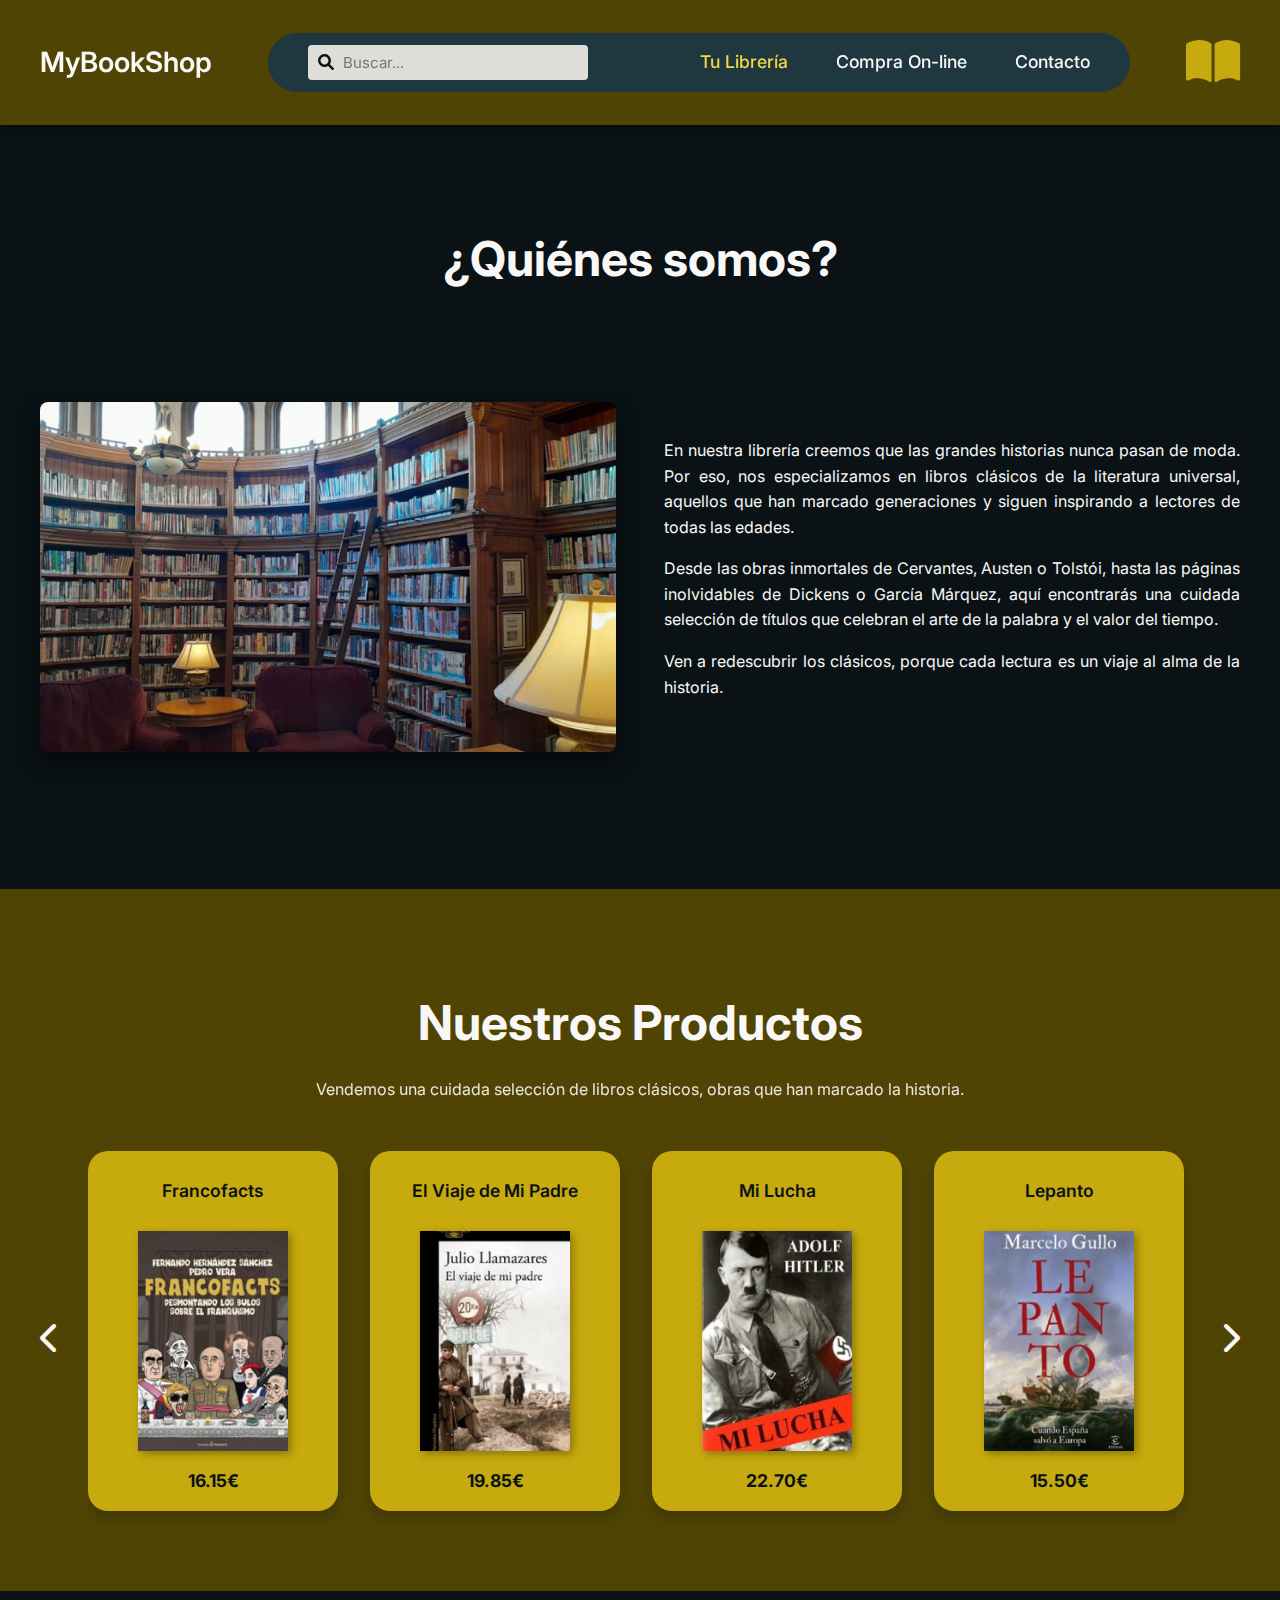
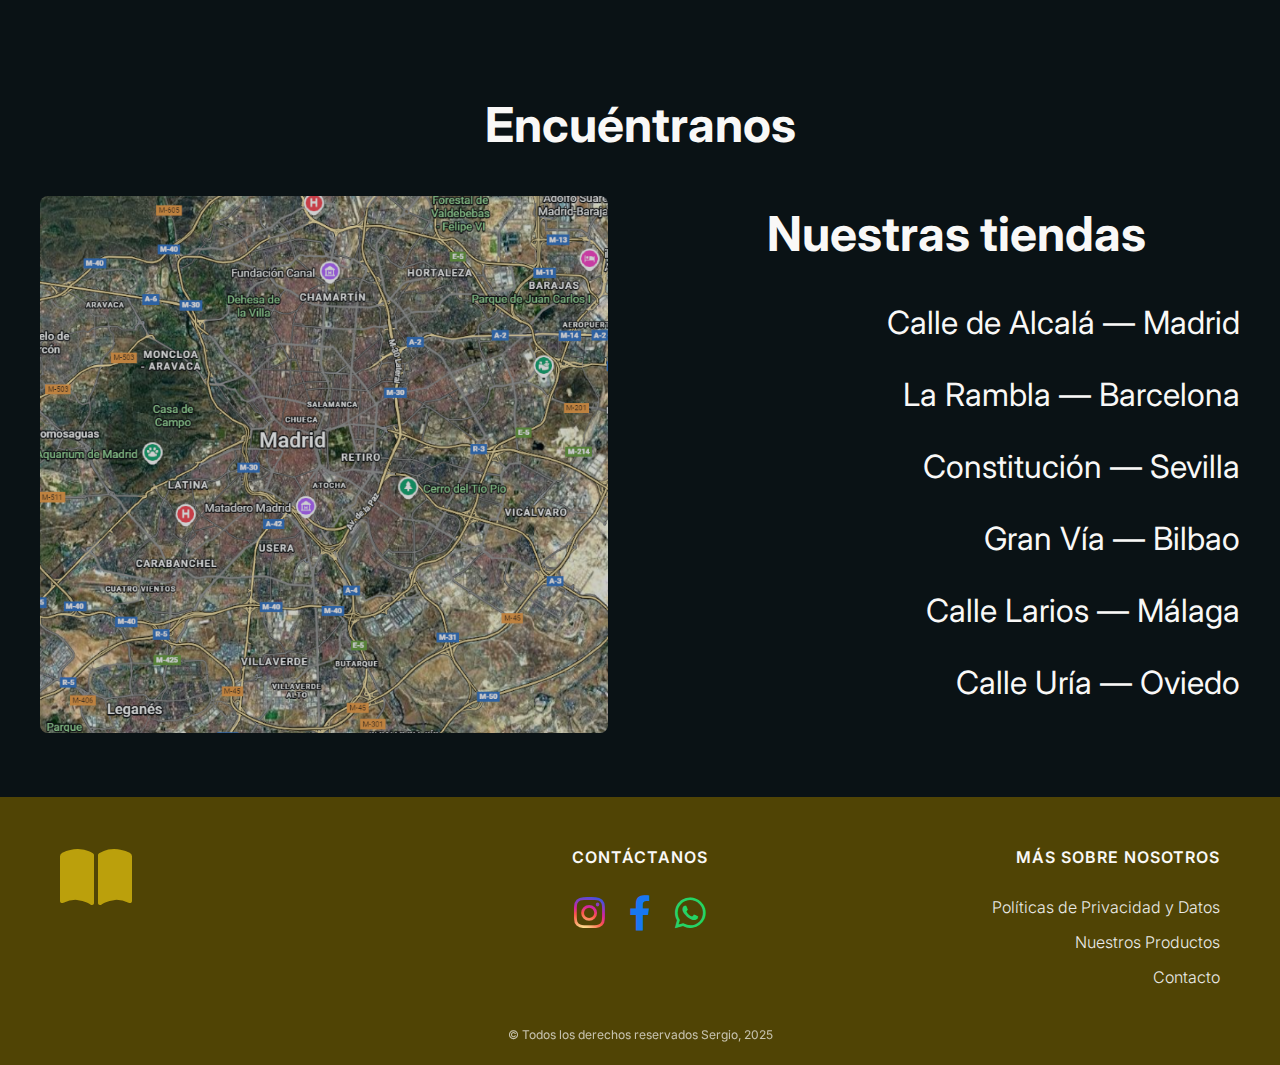
<file: index.html>
<!DOCTYPE html>
<html lang="es">
  <head>
    <meta charset="UTF-8" />
    <meta name="viewport" content="width=device-width, initial-scale=1.0" />
    <title>MyBookShop - Inicio</title>

    <link rel="stylesheet" href="style.css" />

    <link rel="preconnect" href="https://fonts.googleapis.com" />
    <link rel="preconnect" href="https://fonts.gstatic.com" crossorigin />
    <link
      href="https://fonts.googleapis.com/css2?family=Inter:wght@400;500;600;700&family=Roboto:wght@800&display=swap"
      rel="stylesheet"
    />

    <link
      rel="stylesheet"
      href="https://cdnjs.cloudflare.com/ajax/libs/font-awesome/6.0.0/css/all.min.css"
    />
  </head>
  <body>
    <header class="main-header">
      <div class="container header-container">
        <div class="logo">
          <h1><a href="index.html">MyBookShop</a><h1>
        </div>

        <nav class="main-nav">
          <form action="#" class="search-form">
            <i class="fa-solid fa-magnifying-glass"></i>
            <input type="text" placeholder="Buscar..." name="search" />
          </form>

          <ul class="nav-links">
            <li><a href="index.html" class="active">Tu Librería</a></li>
            <li><a href="tienda.html">Compra On-line</a></li>
            <li><a href="#">Contacto</a></li>
          </ul>
        </nav>

        <div class="header-icon">
          <i class="fa-solid fa-book-open"></i>
        </div>
      </div>
    </header>

    <main>
      <section class="section-about">
        <div class="container">
          <h2 class="section-title">¿Quiénes somos?</h2>

          <div class="about-content">
            <article class="about-image">
              <img src="public/1.png" alt="Librería interior" />
            </article>

            <article class="about-text">
              <p>
                En nuestra librería creemos que las grandes historias nunca
                pasan de moda. Por eso, nos especializamos en libros clásicos de
                la literatura universal, aquellos que han marcado generaciones y
                siguen inspirando a lectores de todas las edades.
              </p>
              <p>
                Desde las obras inmortales de Cervantes, Austen o Tolstói, hasta
                las páginas inolvidables de Dickens o García Márquez, aquí
                encontrarás una cuidada selección de títulos que celebran el
                arte de la palabra y el valor del tiempo.
              </p>
              <p>
                Ven a redescubrir los clásicos, porque cada lectura es un viaje
                al alma de la historia.
              </p>
            </article>
          </div>
        </div>
      </section>

      <section class="section-products">
        <div class="container">
          <h2 class="section-title">Nuestros Productos</h2>
          <p class="section-subtitle">
            Vendemos una cuidada selección de libros clásicos, obras que han
            marcado la historia.
          </p>

          <div class="products-carousel-wrapper">
            <button class="scroll-btn left" id="scrollLeft">
              <i class="fa-solid fa-chevron-left"></i>
            </button>

            <div class="products-grid" id="productsContainer">
              <article class="product-card-index">
                <div class="card-top">
                  <h3>Francofacts</h3>
                </div>
                <div class="card-center">
                  <img src="public/6.png" alt="Francofacts" />
                </div>
                <div class="card-bottom">
                  <p class="price">16.15€</p>
                </div>
              </article>

              <article class="product-card-index">
                <div class="card-top">
                  <h3>El Viaje de Mi Padre</h3>
                </div>
                <div class="card-center">
                  <img src="public/4.png" alt="El Viaje" />
                </div>
                <div class="card-bottom">
                  <p class="price">19.85€</p>
                </div>
              </article>

              <article class="product-card-index">
                <div class="card-top">
                  <h3>Mi Lucha</h3>
                </div>
                <div class="card-center">
                  <img src="public/3.png" alt="Mi Lucha" />
                </div>
                <div class="card-bottom">
                  <p class="price">22.70€</p>
                </div>
              </article>

              <article class="product-card-index">
                <div class="card-top">
                  <h3>Lepanto</h3>
                </div>
                <div class="card-center">
                  <img src="public/5.png" alt="Lepanto" />
                </div>
                <div class="card-bottom">
                  <p class="price">15.50€</p>
                </div>
              </article>
              <article class="product-card-index">
                <div class="card-top">
                  <h3>Verdugos del 36</h3>
                </div>
                <div class="card-center">
                  <img src="public/9.png" alt="Verdugos del 36" />
                </div>
                <div class="card-bottom">
                  <p class="price">16.50€</p>
                </div>
              </article>
            </div>

            <button class="scroll-btn right" id="scrollRight">
              <i class="fa-solid fa-chevron-right"></i>
            </button>
          </div>
        </div>
      </section>

      <section class="section-location">
        <div class="container">
          <h2 class="section-title">Encuéntranos</h2>

          <div class="location-content">
            <article class="location-map">
              <img src="public/2.png" alt="Mapa" />
            </article>

            <article class="location-list">
              <h2>Nuestras tiendas</h2>
              <ul>
                <li><a href="https://www.google.com/maps/place/C.+Alcalá,+Madrid/@40.4202097,-3.6904367,17z/data=!3m1!4b1!4m6!3m5!1s0xd422f3f48cbf6a7:0xb7b3542e98264faf!8m2!3d40.4202097!4d-3.6878564!16s%2Fm%2F0568cp_?entry=ttu&g_ep=EgoyMDI2MDEwNi4wIKXMDSoASAFQAw%3D%3D">Calle de Alcalá — Madrid</a></li>
                <li><a href="https://www.google.com/maps/place/La+Rambla,+Barcelona/@41.3856087,2.1672363,17z/data=!3m1!4b1!4m6!3m5!1s0x12a4a258081714c9:0x24bef7ac8842bdc4!8m2!3d41.3856087!4d2.1698166!16zL20vMDNxODRr?entry=ttu&g_ep=EgoyMDI2MDEwNi4wIKXMDSoASAFQAw%3D%3D">La Rambla — Barcelona</a></li>
                <li><a href="https://www.google.com/maps/place/Av.+de+la+Constitución,+Casco+Antiguo,+Sevilla/@37.3853638,-5.9965748,17z/data=!3m1!4b1!4m6!3m5!1s0xd126c17566c287d:0xaaa3e2da037bcd7c!8m2!3d37.3853638!4d-5.9939945!16s%2Fg%2F120nf5yz?entry=ttu&g_ep=EgoyMDI2MDEwNi4wIKXMDSoASAFQAw%3D%3D">Constitución — Sevilla</a></li>
                <li><a href="https://www.google.com/maps/place/Diego+Lopez+Haroko+Kale+Nagusia,+Abando,+Bilbao,+Bizkaia/@43.2632828,-2.9387943,17z/data=!3m1!4b1!4m6!3m5!1s0xd4e4fd823d06835:0x7d9e9c929b6fe09c!8m2!3d43.2632828!4d-2.936214!16s%2Fm%2F04cy3z6?entry=ttu&g_ep=EgoyMDI2MDEwNi4wIKXMDSoASAFQAw%3D%3D">Gran Vía — Bilbao</a></li>
                <li><a href="https://www.google.com/maps/place/C.+Marqués+de+Larios,+Distrito+Centro,+Málaga/@36.7194687,-4.4241553,17z/data=!3m1!4b1!4m6!3m5!1s0xd72f795b1a4f35f:0xf3d44789b8b0e006!8m2!3d36.7194687!4d-4.421575!16s%2Fg%2F1239_749?entry=ttu&g_ep=EgoyMDI2MDEwNi4wIKXMDSoASAFQAw%3D%3D">Calle Larios — Málaga</a></li>
                <li><a href="https://www.google.com/maps/place/C.+Uría,+Oviedo,+Asturias/@43.3640393,-5.8539181,17z/data=!3m1!4b1!4m6!3m5!1s0xd368cfb5f60c34f:0x67d5209cc81633c9!8m2!3d43.3640393!4d-5.8513378!16s%2Fg%2F122r2pky?entry=ttu&g_ep=EgoyMDI2MDEwNi4wIKXMDSoASAFQAw%3D%3D">Calle Uría — Oviedo</a></li>
              </ul>
            </article>
          </div>
        </div>
      </section>
    </main>

    <footer class="main-footer">
      <div class="container footer-grid">
        <div class="footer-col col-logo">
          <i class="fa-solid fa-book-open footer-icon-large"></i>
        </div>

        <div class="footer-col col-contact">
          <h4>CONTÁCTANOS</h4>
          <div class="social-icons">
            <a href="#"><i class="fa-brands fa-instagram"></i></a>
            <a href="#"><i class="fa-brands fa-facebook-f"></i></a>
            <a href="#"><i class="fa-brands fa-whatsapp"></i></a>
          </div>
        </div>

        <div class="footer-col col-legal">
          <h4>MÁS SOBRE NOSOTROS</h4>
          <ul>
            <li><a href="#">Políticas de Privacidad y Datos</a></li>
            <li><a href="#">Nuestros Productos</a></li>
            <li><a href="#">Contacto</a></li>
          </ul>
          <p class="copyright">© Todos los derechos reservados Sergio, 2025</p>
        </div>
      </div>
    </footer>

    <script>
      const container = document.getElementById("productsContainer");
      const btnLeft = document.getElementById("scrollLeft");
      const btnRight = document.getElementById("scrollRight");

      if (container && btnLeft && btnRight) {
        btnRight.addEventListener("click", () => {
          container.scrollBy({ left: 300, behavior: "smooth" });
        });
        btnLeft.addEventListener("click", () => {
          container.scrollBy({ left: -300, behavior: "smooth" });
        });
      }
    </script>
  </body>
</html>
</file>
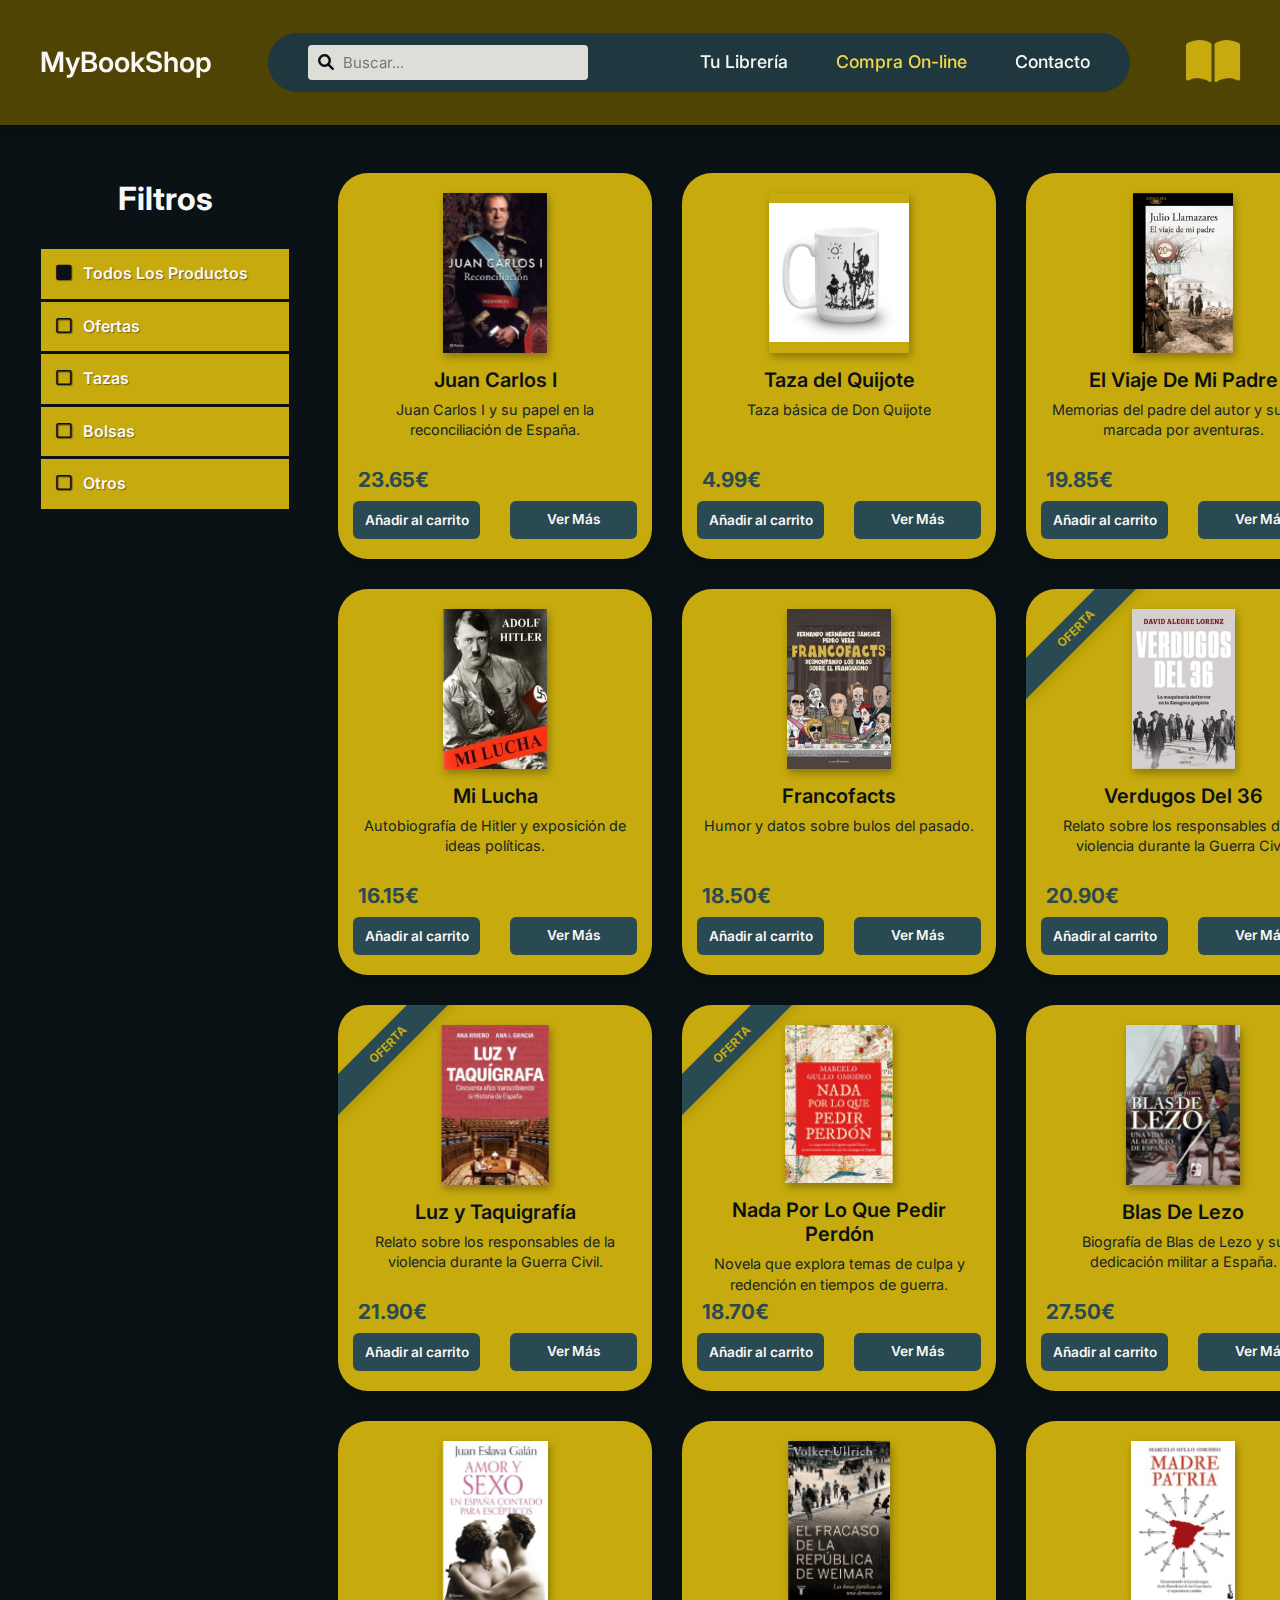
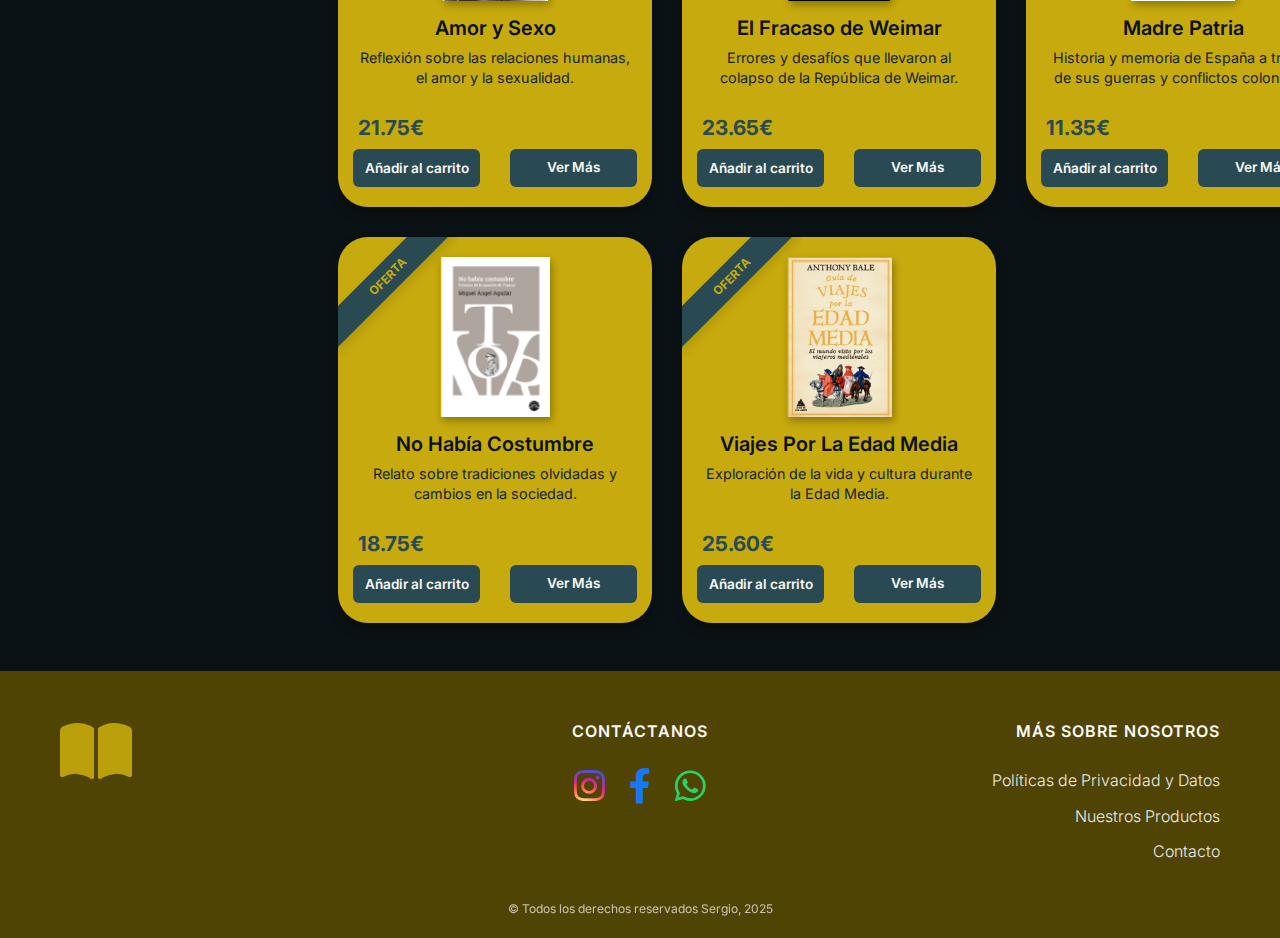
<file: tienda.html>
<!DOCTYPE html>
<html lang="es">
  <head>
    <meta charset="UTF-8" />
    <meta name="viewport" content="width=device-width, initial-scale=1.0" />
    <title>Tienda - MyBookShop</title>

    <link rel="stylesheet" href="style.css" />

    <link rel="preconnect" href="https://fonts.googleapis.com" />
    <link rel="preconnect" href="https://fonts.gstatic.com" crossorigin />
    <link
      href="https://fonts.googleapis.com/css2?family=Inter:wght@400;500;600;700&family=Roboto:wght@800&display=swap"
      rel="stylesheet"
    />

    <link
      rel="stylesheet"
      href="https://cdnjs.cloudflare.com/ajax/libs/font-awesome/6.0.0/css/all.min.css"
    />
  </head>
  <body>
    <header class="main-header">
      <div class="container header-container">
        <div class="logo">
          <h1><a href="index.html">MyBookShop</a></h1>
        </div>

        <nav class="main-nav">
          <form action="#" class="search-form">
            <i class="fa-solid fa-magnifying-glass"></i>
            <input type="text" placeholder="Buscar..." name="search" />
          </form>

          <ul class="nav-links">
            <li><a href="index.html">Tu Librería</a></li>
            <li><a href="tienda.html" class="active">Compra On-line</a></li>
            <li><a href="#">Contacto</a></li>
          </ul>
        </nav>

        <div class="header-icon">
          <i class="fa-solid fa-book-open"></i>
        </div>
      </div>
    </header>

    <main class="shop-section">
      <div class="container shop-layout">
        <aside class="filters-sidebar">
          <h2 class="filters-title">Filtros</h2>
          <ul class="filter-list">
            <a href="tienda.html">
              <li class="filter-item active">
                <span class="checkbox"><i class="fa-solid fa-square"></i></span>
                <span class="filter-text">Todos Los Productos</span>
              </li>
            </a>
            <a href="tiendaFiltro.html">
              <li class="filter-item">
                <span class="checkbox"><i class="fa-regular fa-square"></i></span>
                <span class="filter-text">Ofertas</span>
              </li>
            </a>
            <li class="filter-item">
              <span class="checkbox"><i class="fa-regular fa-square"></i></span>
              <span class="filter-text">Tazas</span>
            </li>
            <li class="filter-item">
              <span class="checkbox"><i class="fa-regular fa-square"></i></span>
              <span class="filter-text">Bolsas</span>
            </li>
            <li class="filter-item">
              <span class="checkbox"><i class="fa-regular fa-square"></i></span>
              <span class="filter-text">Otros</span>
            </li>
          </ul>
        </aside>

        <section class="products-grid-shop">
          <article class="shop-card">
            <div class="card-image-wrapper">
              <img src="public/7.png" alt="Libro Juan Carlos I" />
            </div>
            <div class="card-content-top">
              <h3>Juan Carlos I</h3>
              <p class="desc">
                Juan Carlos I y su papel en la reconciliación de España.
              </p>
            </div>
            <div class="card-content-bottom">
              <p class="price">23.65€</p>
              <div class="card-buttons">
                <button class="btn-shop add">Añadir al carrito</button>
                <a
                  href="vista.html"
                  class="btn-shop view"
                  style="
                    display: flex;
                    justify-content: center;
                    align-items: center;
                    text-decoration: none;
                  "
                  >Ver Más</a
                >
              </div>
            </div>
          </article>

          <article class="shop-card">
            <div class="card-image-wrapper">
              <img src="public/8.png" alt="Taza Quijote" />
            </div>
            <div class="card-content-top">
              <h3>Taza del Quijote</h3>
              <p class="desc">Taza básica de Don Quijote</p>
            </div>
            <div class="card-content-bottom">
              <p class="price">4.99€</p>
              <div class="card-buttons">
                <button class="btn-shop add">Añadir al carrito</button>
                <a
                  href="vista.html"
                  class="btn-shop view"
                  style="
                    display: flex;
                    justify-content: center;
                    align-items: center;
                    text-decoration: none;
                  "
                  >Ver Más</a
                >
              </div>
            </div>
          </article>

          <article class="shop-card">
            <div class="card-image-wrapper">
              <img src="public/4.png" alt="El Viaje De Mi Padre" />
            </div>
            <div class="card-content-top">
              <h3>El Viaje De Mi Padre</h3>
              <p class="desc">
                Memorias del padre del autor y su vida marcada por aventuras.
              </p>
            </div>
            <div class="card-content-bottom">
              <p class="price">19.85€</p>
              <div class="card-buttons">
                <button class="btn-shop add">Añadir al carrito</button>
                <a
                  href="vista.html"
                  class="btn-shop view"
                  style="
                    display: flex;
                    justify-content: center;
                    align-items: center;
                    text-decoration: none;
                  "
                  >Ver Más</a
                >
              </div>
            </div>
          </article>

          <article class="shop-card">
            <div class="card-image-wrapper">
              <img src="public/3.png" alt="Portada Libro Histórico" />
            </div>
            <div class="card-content-top">
              <h3>Mi Lucha</h3>
              <p class="desc">
                Autobiografía de Hitler y exposición de ideas políticas.
              </p>
            </div>
            <div class="card-content-bottom">
              <p class="price">16.15€</p>
              <div class="card-buttons">
                <button class="btn-shop add">Añadir al carrito</button>
                <a
                  href="vista.html"
                  class="btn-shop view"
                  style="
                    display: flex;
                    justify-content: center;
                    align-items: center;
                    text-decoration: none;
                  "
                  >Ver Más</a
                >
              </div>
            </div>
          </article>

          <article class="shop-card">
            <div class="card-image-wrapper">
              <img src="public/6.png" alt="Libro Francofacts" />
            </div>
            <div class="card-content-top">
              <h3>Francofacts</h3>
              <p class="desc">Humor y datos sobre bulos del pasado.</p>
            </div>
            <div class="card-content-bottom">
              <p class="price">18.50€</p>
              <div class="card-buttons">
                <button class="btn-shop add">Añadir al carrito</button>
                <a
                  href="vista.html"
                  class="btn-shop view"
                  style="
                    display: flex;
                    justify-content: center;
                    align-items: center;
                    text-decoration: none;
                  "
                  >Ver Más</a
                >
              </div>
            </div>
          </article>

          <article class="shop-card ribbon-container">
            <div class="ribbon"><span>Oferta</span></div>
            <div class="card-image-wrapper">
              <img src="public/9.png" alt="Libro Verdugos" />
            </div>
            <div class="card-content-top">
              <h3>Verdugos Del 36</h3>
              <p class="desc">
                Relato sobre los responsables de la violencia durante la Guerra
                Civil.
              </p>
            </div>
            <div class="card-content-bottom">
              <p class="price">20.90€</p>
              <div class="card-buttons">
                <button class="btn-shop add">Añadir al carrito</button>
                <a
                  href="vista.html"
                  class="btn-shop view"
                  style="
                    display: flex;
                    justify-content: center;
                    align-items: center;
                    text-decoration: none;
                  "
                  >Ver Más</a
                >
              </div>
            </div>
          </article>

          <article class="shop-card ribbon-container">
            <div class="ribbon"><span>Oferta</span></div>
            <div class="card-image-wrapper">
              <img src="public/10.png" alt="Libro Luz y Taquigrafía" />
            </div>
            <div class="card-content-top">
              <h3>Luz y Taquigrafía</h3>
              <p class="desc">
                Relato sobre los responsables de la violencia durante la Guerra
                Civil.
              </p>
            </div>
            <div class="card-content-bottom">
              <p class="price">21.90€</p>
              <div class="card-buttons">
                <button class="btn-shop add">Añadir al carrito</button>
                <a
                  href="vista.html"
                  class="btn-shop view"
                  style="
                    display: flex;
                    justify-content: center;
                    align-items: center;
                    text-decoration: none;
                  "
                  >Ver Más</a
                >
              </div>
            </div>
          </article>

          <article class="shop-card ribbon-container">
            <div class="ribbon"><span>Oferta</span></div>
            <div class="card-image-wrapper">
              <img src="public/17.png" alt="Libro Nada Por Lo Que Pedir Perdon" />
            </div>
            <div class="card-content-top">
              <h3>Nada Por Lo Que Pedir Perdón</h3>
              <p class="desc">
                Novela que explora temas de culpa y redención en tiempos de guerra.
              </p>
            </div>
            <div class="card-content-bottom">
              <p class="price">18.70€</p>
              <div class="card-buttons">
                <button class="btn-shop add">Añadir al carrito</button>
                <a
                  href="vista.html"
                  class="btn-shop view"
                  style="
                    display: flex;
                    justify-content: center;
                    align-items: center;
                    text-decoration: none;
                  "
                  >Ver Más</a
                >
              </div>
            </div>
          </article>

          <article class="shop-card">
            <div class="card-image-wrapper">
              <img src="public/18.png" alt="Libro Blas De Lezo" />
            </div>
            <div class="card-content-top">
              <h3>Blas De Lezo</h3>
              <p class="desc">
                Biografía de Blas de Lezo y su dedicación militar a España.
              </p>
            </div>
            <div class="card-content-bottom">
              <p class="price">27.50€</p>
              <div class="card-buttons">
                <button class="btn-shop add">Añadir al carrito</button>
                <a
                  href="vista.html"
                  class="btn-shop view"
                  style="
                    display: flex;
                    justify-content: center;
                    align-items: center;
                    text-decoration: none;
                  "
                  >Ver Más</a
                >
              </div>
            </div>
          </article>

          <article class="shop-card">
            <div class="card-image-wrapper">
              <img src="public/19.png" alt="Libro Amor y Sexo" />
            </div>
            <div class="card-content-top">
              <h3>Amor y Sexo</h3>
              <p class="desc">
                Reflexión sobre las relaciones humanas, el amor y la sexualidad.
              </p>
            </div>
            <div class="card-content-bottom">
              <p class="price">21.75€</p>
              <div class="card-buttons">
                <button class="btn-shop add">Añadir al carrito</button>
                <a
                  href="vista.html"
                  class="btn-shop view"
                  style="
                    display: flex;
                    justify-content: center;
                    align-items: center;
                    text-decoration: none;
                  "
                  >Ver Más</a
                >
              </div>
            </div>
          </article>

          <article class="shop-card">
            <div class="card-image-wrapper">
              <img src="public/20.png" alt="Libro El Fracaso de Weimar" />
            </div>
            <div class="card-content-top">
              <h3>El Fracaso de Weimar</h3>
              <p class="desc">
                Errores y desafíos que llevaron al colapso de la República de Weimar.
              </p>
            </div>
            <div class="card-content-bottom">
              <p class="price">23.65€</p>
              <div class="card-buttons">
                <button class="btn-shop add">Añadir al carrito</button>
                <a
                  href="vista.html"
                  class="btn-shop view"
                  style="
                    display: flex;
                    justify-content: center;
                    align-items: center;
                    text-decoration: none;
                  "
                  >Ver Más</a
                >
              </div>
            </div>
          </article>

          <article class="shop-card">
            <div class="card-image-wrapper">
              <img src="public/21.png" alt="Libro Madre Patria" />
            </div>
            <div class="card-content-top">
              <h3>Madre Patria</h3>
              <p class="desc">
                Historia y memoria de España a través de sus guerras y conflictos coloniales.
              </p>
            </div>
            <div class="card-content-bottom">
              <p class="price">11.35€</p>
              <div class="card-buttons">
                <button class="btn-shop add">Añadir al carrito</button>
                <a
                  href="vista.html"
                  class="btn-shop view"
                  style="
                    display: flex;
                    justify-content: center;
                    align-items: center;
                    text-decoration: none;
                  "
                  >Ver Más</a
                >
              </div>
            </div>
          </article>

          <article class="shop-card ribbon-container">
            <div class="ribbon"><span>Oferta</span></div>
            <div class="card-image-wrapper">
              <img src="public/22.png" alt="Libro No Había Costumbre" />
            </div>
            <div class="card-content-top">
              <h3>No Había Costumbre</h3>
              <p class="desc">
                Relato sobre tradiciones olvidadas y cambios en la sociedad.
              </p>
            </div>
            <div class="card-content-bottom">
              <p class="price">18.75€</p>
              <div class="card-buttons">
                <button class="btn-shop add">Añadir al carrito</button>
                <a
                  href="vista.html"
                  class="btn-shop view"
                  style="
                    display: flex;
                    justify-content: center;
                    align-items: center;
                    text-decoration: none;
                  "
                  >Ver Más</a
                >
              </div>
            </div>
          </article>

          <article class="shop-card ribbon-container">
            <div class="ribbon"><span>Oferta</span></div>
            <div class="card-image-wrapper">
              <img src="public/23.png" alt="Libro Viajes Por La Edad Media" />
            </div>
            <div class="card-content-top">
              <h3>Viajes Por La Edad Media</h3>
              <p class="desc">
                Exploración de la vida y cultura durante la Edad Media.
              </p>
            </div>
            <div class="card-content-bottom">
              <p class="price">25.60€</p>
              <div class="card-buttons">
                <button class="btn-shop add">Añadir al carrito</button>
                <a
                  href="vista.html"
                  class="btn-shop view"
                  style="
                    display: flex;
                    justify-content: center;
                    align-items: center;
                    text-decoration: none;
                  "
                  >Ver Más</a
                >
              </div>
            </div>
          </article>

        </section>
      </div>
    </main>

    <footer class="main-footer">
      <div class="container footer-grid">
        <div class="footer-col col-logo">
          <i class="fa-solid fa-book-open footer-icon-large"></i>
        </div>

        <div class="footer-col col-contact">
          <h4>CONTÁCTANOS</h4>
          <div class="social-icons">
            <a href="#"><i class="fa-brands fa-instagram"></i></a>
            <a href="#"><i class="fa-brands fa-facebook-f"></i></a>
            <a href="#"><i class="fa-brands fa-whatsapp"></i></a>
          </div>
        </div>

        <div class="footer-col col-legal">
          <h4>MÁS SOBRE NOSOTROS</h4>
          <ul>
            <li><a href="#">Políticas de Privacidad y Datos</a></li>
            <li><a href="#">Nuestros Productos</a></li>
            <li><a href="#">Contacto</a></li>
          </ul>
          <p class="copyright">© Todos los derechos reservados Sergio, 2025</p>
        </div>
      </div>
    </footer>
  </body>
</html>
</file>
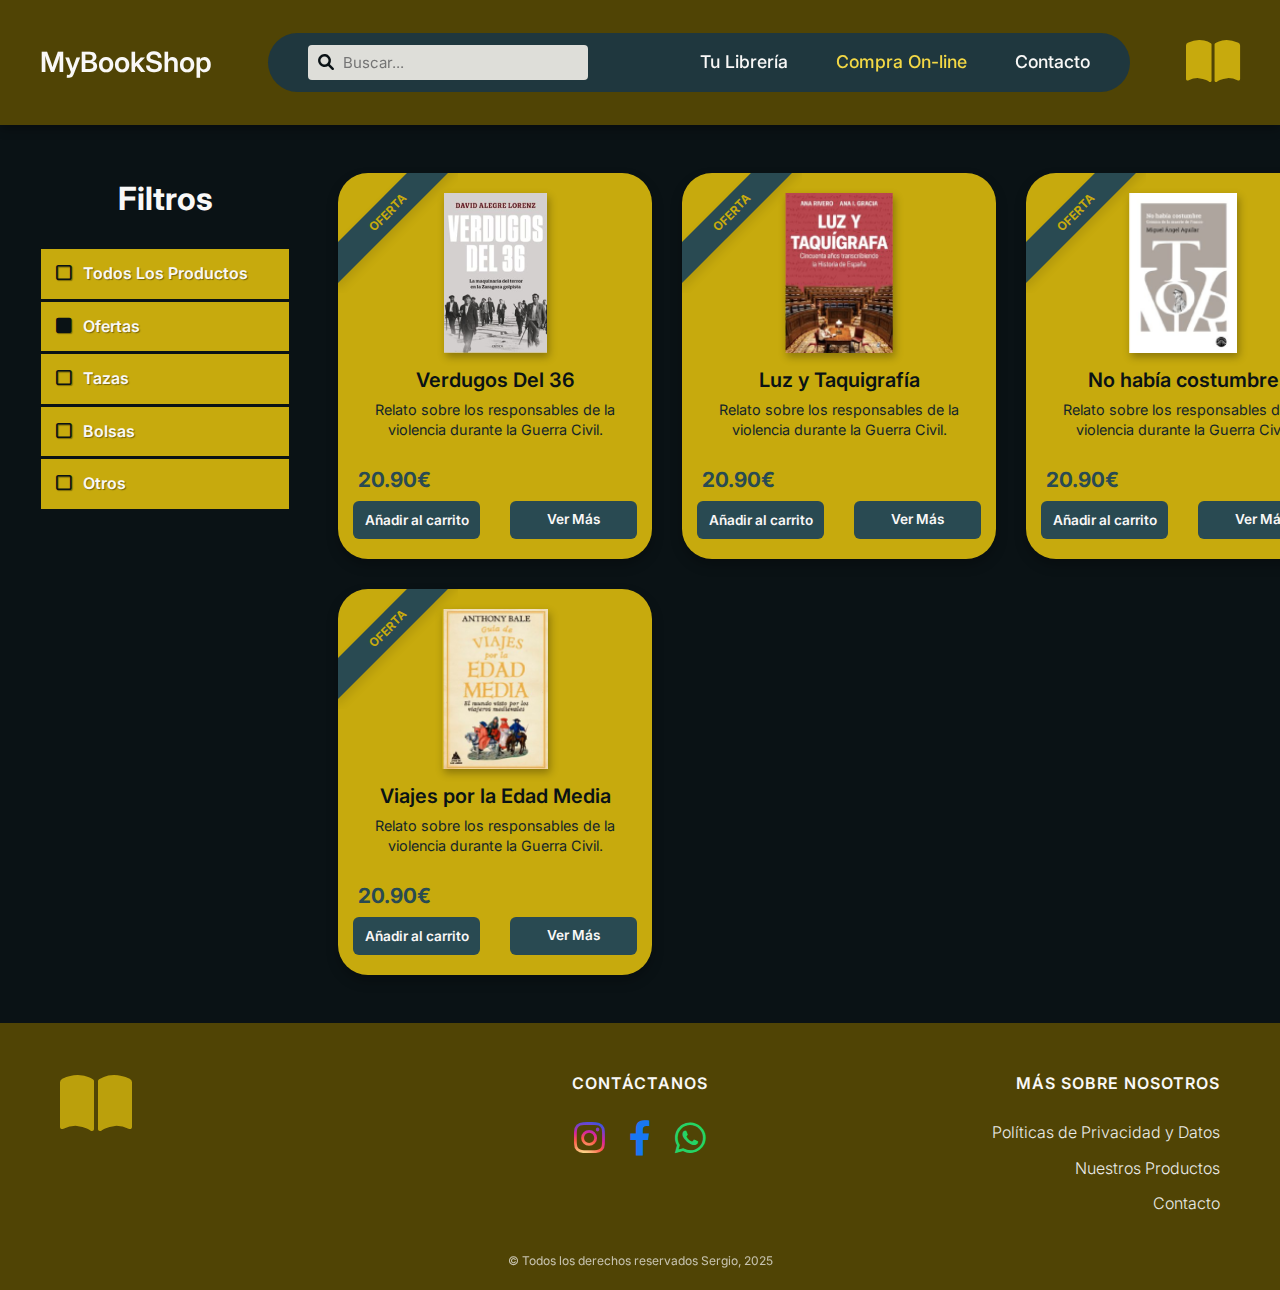
<file: tiendaFiltro.html>
<!DOCTYPE html>
<html lang="es">
  <head>
    <meta charset="UTF-8" />
    <meta name="viewport" content="width=device-width, initial-scale=1.0" />
    <title>Tienda - MyBookShop</title>

    <link rel="stylesheet" href="style.css" />

    <link rel="preconnect" href="https://fonts.googleapis.com" />
    <link rel="preconnect" href="https://fonts.gstatic.com" crossorigin />
    <link
      href="https://fonts.googleapis.com/css2?family=Inter:wght@400;500;600;700&family=Roboto:wght@800&display=swap"
      rel="stylesheet"
    />

    <link
      rel="stylesheet"
      href="https://cdnjs.cloudflare.com/ajax/libs/font-awesome/6.0.0/css/all.min.css"
    />
  </head>
  <body>
    <header class="main-header">
      <div class="container header-container">
        <div class="logo">
          <h1><a href="index.html">MyBookShop</a><h1>
        </div>

        <nav class="main-nav">
          <form action="#" class="search-form">
            <i class="fa-solid fa-magnifying-glass"></i>
            <input type="text" placeholder="Buscar..." name="search" />
          </form>

          <ul class="nav-links">
            <li><a href="index.html">Tu Librería</a></li>
            <li><a href="tienda.html" class="active">Compra On-line</a></li>
            <li><a href="#">Contacto</a></li>
          </ul>
        </nav>

        <div class="header-icon">
          <i class="fa-solid fa-book-open"></i>
        </div>
      </div>
    </header>

    <main class="shop-section">
      <div class="container shop-layout">
        <aside class="filters-sidebar">
          <h2 class="filters-title">Filtros</h2>
          <ul class="filter-list">
            <a href="tienda.html">
              <li class="filter-item active">
                <span class="checkbox"><i class="fa-regular fa-square"></i></span>
                <span class="filter-text">Todos Los Productos</span>
              </li>
            </a>
            <a href="tiendaFiltro.html">
              <li class="filter-item">
                <span class="checkbox"
                  ><i class="fa-solid fa-square"></i
                ></span>
                <span class="filter-text">Ofertas</span>
              </li>
            </a>
            <li class="filter-item">
              <span class="checkbox"><i class="fa-regular fa-square"></i></span>
              <span class="filter-text">Tazas</span>
            </li>
            <li class="filter-item">
              <span class="checkbox"><i class="fa-regular fa-square"></i></span>
              <span class="filter-text">Bolsas</span>
            </li>
            <li class="filter-item">
              <span class="checkbox"><i class="fa-regular fa-square"></i></span>
              <span class="filter-text">Otros</span>
            </li>
          </ul>
        </aside>

        <section class="products-grid-shop">
          <article class="shop-card ribbon-container">
            <div class="ribbon"><span>Oferta</span></div>

            <div class="card-image-wrapper">
              <img src="public/9.png" alt="Libro Verdugos" />
            </div>
            <div class="card-content-top">
              <h3>Verdugos Del 36</h3>
              <p class="desc">
                Relato sobre los responsables de la violencia durante la Guerra
                Civil.
              </p>
            </div>
            <div class="card-content-bottom">
              <p class="price">20.90€</p>
              <div class="card-buttons">
                <button class="btn-shop add">Añadir al carrito</button>
                <a
                  href="vista.html"
                  class="btn-shop view"
                  style="
                    display: flex;
                    justify-content: center;
                    align-items: center;
                    text-decoration: none;
                  "
                  >Ver Más</a
                >
              </div>
            </div>
          </article>
          <article class="shop-card ribbon-container">
            <div class="ribbon"><span>Oferta</span></div>

            <div class="card-image-wrapper">
              <img src="public/10.png" alt="Libro Verdugos" />
            </div>
            <div class="card-content-top">
              <h3>Luz y Taquigrafía</h3>
              <p class="desc">
                Relato sobre los responsables de la violencia durante la Guerra
                Civil.
              </p>
            </div>
            <div class="card-content-bottom">
              <p class="price">20.90€</p>
              <div class="card-buttons">
                <button class="btn-shop add">Añadir al carrito</button>
                <a
                  href="vista.html"
                  class="btn-shop view"
                  style="
                    display: flex;
                    justify-content: center;
                    align-items: center;
                    text-decoration: none;
                  "
                  >Ver Más</a
                >
              </div>
            </div>
          </article>
          <article class="shop-card ribbon-container">
            <div class="ribbon"><span>Oferta</span></div>

            <div class="card-image-wrapper">
              <img src="public/11.png" alt="Libro Verdugos" />
            </div>
            <div class="card-content-top">
              <h3>No había costumbre</h3>
              <p class="desc">
                Relato sobre los responsables de la violencia durante la Guerra
                Civil.
              </p>
            </div>
            <div class="card-content-bottom">
              <p class="price">20.90€</p>
              <div class="card-buttons">
                <button class="btn-shop add">Añadir al carrito</button>
                <a
                  href="vista.html"
                  class="btn-shop view"
                  style="
                    display: flex;
                    justify-content: center;
                    align-items: center;
                    text-decoration: none;
                  "
                  >Ver Más</a
                >
              </div>
            </div>
          </article>
          <article class="shop-card ribbon-container">
            <div class="ribbon"><span>Oferta</span></div>

            <div class="card-image-wrapper">
              <img src="public/12.png" alt="Libro Verdugos" />
            </div>
            <div class="card-content-top">
              <h3>Viajes por la Edad Media</h3>
              <p class="desc">
                Relato sobre los responsables de la violencia durante la Guerra
                Civil.
              </p>
            </div>
            <div class="card-content-bottom">
              <p class="price">20.90€</p>
              <div class="card-buttons">
                <button class="btn-shop add">Añadir al carrito</button>
                <a
                  href="vista.html"
                  class="btn-shop view"
                  style="
                    display: flex;
                    justify-content: center;
                    align-items: center;
                    text-decoration: none;
                  "
                  >Ver Más</a
                >
              </div>
            </div>
          </article>
        </section>
      </div>
    </main>

    <footer class="main-footer">
      <div class="container footer-grid">
        <div class="footer-col col-logo">
          <i class="fa-solid fa-book-open footer-icon-large"></i>
        </div>

        <div class="footer-col col-contact">
          <h4>CONTÁCTANOS</h4>
          <div class="social-icons">
            <a href="#"><i class="fa-brands fa-instagram"></i></a>
            <a href="#"><i class="fa-brands fa-facebook-f"></i></a>
            <a href="#"><i class="fa-brands fa-whatsapp"></i></a>
          </div>
        </div>

        <div class="footer-col col-legal">
          <h4>MÁS SOBRE NOSOTROS</h4>
          <ul>
            <li><a href="#">Políticas de Privacidad y Datos</a></li>
            <li><a href="#">Nuestros Productos</a></li>
            <li><a href="#">Contacto</a></li>
          </ul>
          <p class="copyright">© Todos los derechos reservados Sergio, 2025</p>
        </div>
      </div>
    </footer>
  </body>
</html>
</file>
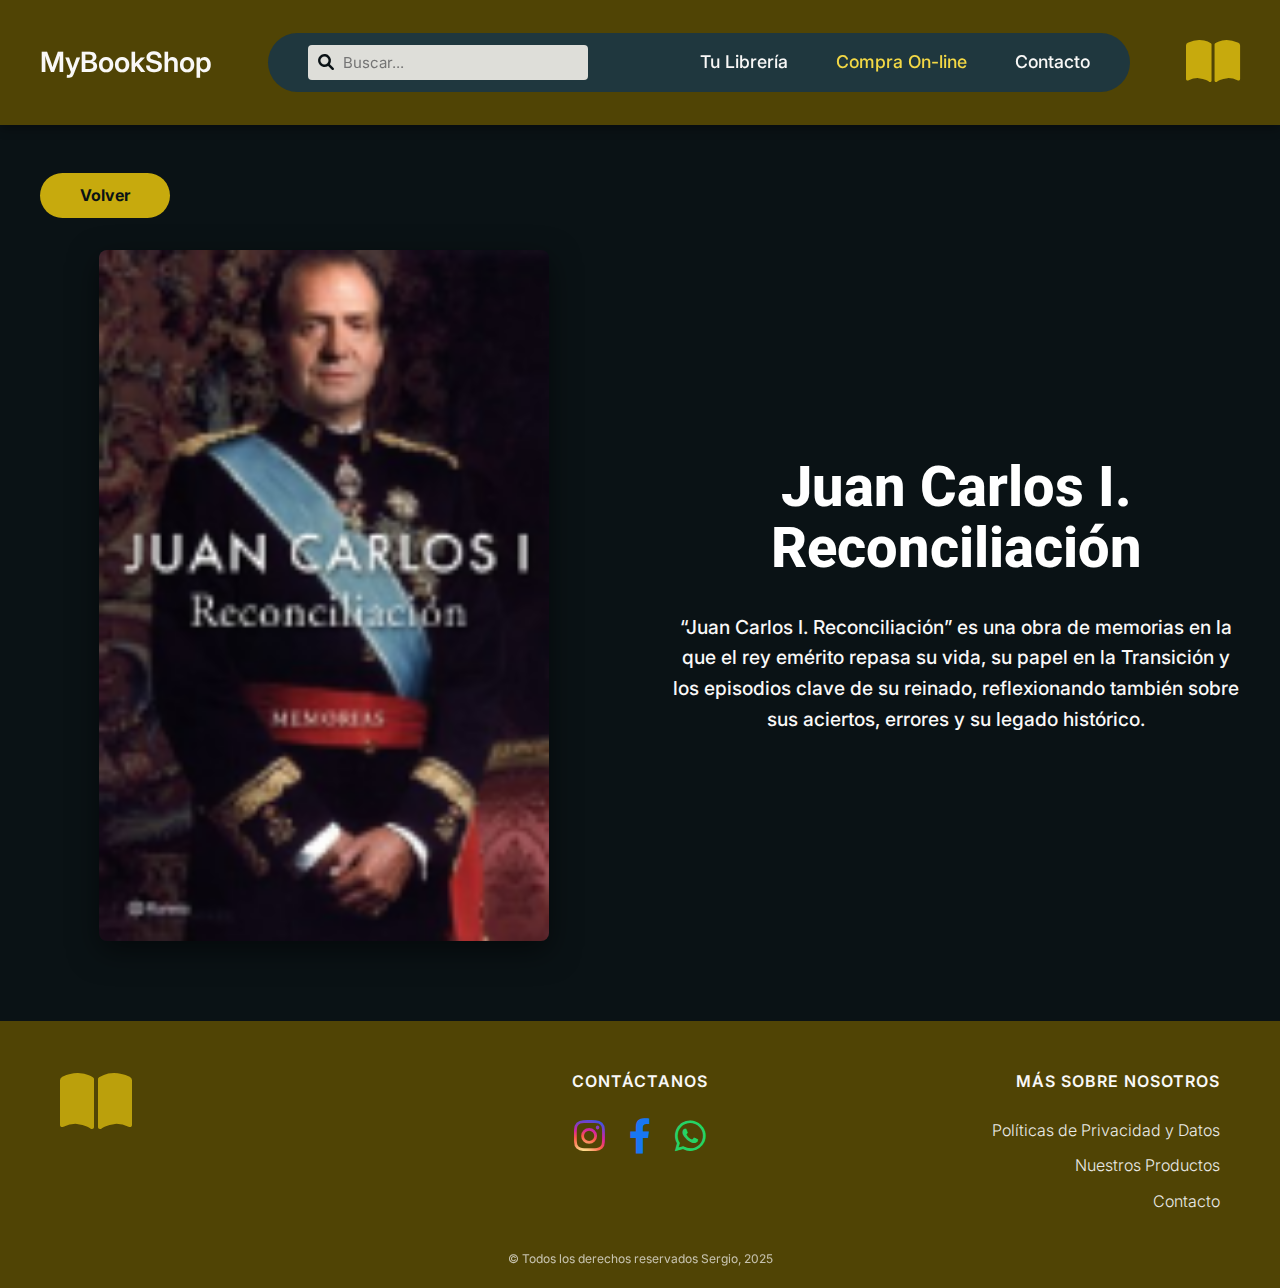
<file: vista.html>
<!DOCTYPE html>
<html lang="es">
  <head>
    <meta charset="UTF-8" />
    <meta name="viewport" content="width=device-width, initial-scale=1.0" />
    <title>Vista Producto - MyBookShop</title>

    <link rel="stylesheet" href="style.css" />

    <link rel="preconnect" href="https://fonts.googleapis.com" />
    <link rel="preconnect" href="https://fonts.gstatic.com" crossorigin />
    <link
      href="https://fonts.googleapis.com/css2?family=Inter:wght@400;500;600;700&family=Roboto:wght@800&display=swap"
      rel="stylesheet"
    />

    <link
      rel="stylesheet"
      href="https://cdnjs.cloudflare.com/ajax/libs/font-awesome/6.0.0/css/all.min.css"
    />
  </head>
  <body>
    <header class="main-header">
      <div class="container header-container">
        <div class="logo">
          <h1><a href="index.html">MyBookShop</a><h1>
        </div>

        <nav class="main-nav">
          <form action="#" class="search-form">
            <i class="fa-solid fa-magnifying-glass"></i>
            <input type="text" placeholder="Buscar..." name="search" />
          </form>

          <ul class="nav-links">
            <li><a href="index.html">Tu Librería</a></li>
            <li><a href="tienda.html" class="active">Compra On-line</a></li>
            <li><a href="#">Contacto</a></li>
          </ul>
        </nav>

        <div class="header-icon">
          <i class="fa-solid fa-book-open"></i>
        </div>
      </div>
    </header>

    <main class="view-section">
      <div class="container">
        <div class="back-button-container">
          <a href="tienda.html" class="btn-back">Volver</a>
        </div>

        <div class="product-detail-grid">
          <div class="detail-image">
            <img
              src="public/7.png"
              alt="Portada Juan Carlos I"
            />
          </div>

          <div class="detail-info">
            <h1 class="detail-title">Juan Carlos I.<br />Reconciliación</h1>

            <p class="detail-description">
              “Juan Carlos I. Reconciliación” es una obra de memorias en la que
              el rey emérito repasa su vida, su papel en la Transición y los
              episodios clave de su reinado, reflexionando también sobre sus
              aciertos, errores y su legado histórico.
            </p>
          </div>
        </div>
      </div>
    </main>

    <footer class="main-footer">
      <div class="container footer-grid">
        <div class="footer-col col-logo">
          <i class="fa-solid fa-book-open footer-icon-large"></i>
        </div>

        <div class="footer-col col-contact">
          <h4>CONTÁCTANOS</h4>
          <div class="social-icons">
            <a href="#"><i class="fa-brands fa-instagram"></i></a>
            <a href="#"><i class="fa-brands fa-facebook-f"></i></a>
            <a href="#"><i class="fa-brands fa-whatsapp"></i></a>
          </div>
        </div>

        <div class="footer-col col-legal">
          <h4>MÁS SOBRE NOSOTROS</h4>
          <ul>
            <li><a href="#">Políticas de Privacidad y Datos</a></li>
            <li><a href="#">Nuestros Productos</a></li>
            <li><a href="#">Contacto</a></li>
          </ul>
          <p class="copyright">© Todos los derechos reservados Sergio, 2025</p>
        </div>
      </div>
    </footer>
  </body>
</html>
</file>
<file: style.css>
/* =========================================
   1. VARIABLES FIGMA Y RESET
   ========================================= */
:root {
  /* --- COLORES --- */
  --primary-900: #282203;
  --primary-800: #504405;
  --primary-500: #c7aa0d;
  --primary-300: #f3d845;

  --secondary-900: #0a1215;
  --secondary-800: #142529;
  --secondary-700: #1f373e;
  --secondary-600: #294a52;
  --secondary-500: #335c67;

  --neutrals-50: #f9f8f7;
  --neutrals-200: #ebebe8;
  --neutrals-400: #deded9;

  /* --- FUENTES --- */
  --h1-font: "Roboto", sans-serif;
  --body-font: "Inter", sans-serif;

  --container-width: 1240px;
}

* {
  margin: 0;
  padding: 0;
  box-sizing: border-box;
}

body {
  font-family: var(--body-font);
  font-size: 16px;
  line-height: 1.6;
  background-color: var(--secondary-900);
  color: var(--neutrals-50);
}

.container {
  max-width: var(--container-width);
  margin: 0 auto;
  padding: 0 20px;
}

a {
  text-decoration: none;
  color: inherit;
  transition: 0.3s;
}
ul {
  list-style: none;
}
img {
  max-width: 100%;
  display: block;
}

/* Tipografía Básica */
h1 {
  font-family: var(--h1-font);
  font-weight: 800;
}
h2 {
  font-family: var(--body-font);
  font-weight: 700;
  font-size: 48px;
}
h3 {
  font-family: var(--body-font);
  font-weight: 600;
  font-size: 24px;
}

/* Títulos de Sección */
.section-title {
  text-align: center;
  margin-bottom: 1rem;
  padding-top: 2rem;
  color: var(--neutrals-50);
}

.section-subtitle {
  text-align: center;
  max-width: 800px;
  margin: 0 auto 3rem auto;
  opacity: 0.9;
}

/* =========================================
   2. CABECERA (HEADER)
   ========================================= */
.main-header {
  background-color: var(--primary-800);
  padding: 1.5rem 0;
  position: sticky;
  top: 0;
  z-index: 1000;
  box-shadow: 0 4px 10px rgba(0, 0, 0, 0.3);
}

.header-container {
  display: flex;
  align-items: center;
  justify-content: space-between;
}

.logo h1 {
  font-family: var(--body-font);
  font-size: 28px;
  font-weight: 600;
  white-space: nowrap;
  margin-right: 1rem;
}

/* Nav Cápsula */
.main-nav {
  display: flex;
  align-items: center;
  justify-content: space-between;
  background-color: var(--secondary-700);
  border-radius: 50px;
  padding: 12px 40px;
  flex-grow: 1;
  margin: 0 40px;
  max-width: 900px;
}

.search-form {
  position: relative;
  display: flex;
  align-items: center;
  width: 280px;
}

.search-form input {
  width: 100%;
  padding: 8px 15px 8px 35px;
  border-radius: 4px;
  border: none;
  outline: none;
  background-color: var(--neutrals-400);
  font-family: var(--body-font);
  font-size: 15px;
  color: var(--secondary-900);
}

.search-form i {
  position: absolute;
  left: 10px;
  color: var(--secondary-900);
  font-size: 1rem;
  pointer-events: none;
}

.nav-links {
  display: flex;
  gap: 3rem;
  margin-left: 2rem;
}

.nav-links a {
  font-weight: 500;
  font-size: 1.1rem;
  white-space: nowrap;
}
.nav-links a:hover,
.nav-links a.active {
  color: var(--primary-300);
}

.header-icon {
  font-size: 3rem;
  color: var(--primary-500);
  margin-left: 1rem;
}

/* =========================================
   3. PÁGINA INICIO (INDEX)
   ========================================= */

/* Sección Quiénes Somos */
.section-about {
  padding: 4rem 0;
  background-color: var(--secondary-900);
}

.about-content {
  display: grid;
  grid-template-columns: 1fr 1fr;
  gap: 3rem;
  align-items: center;
  margin-top: 2rem;
  height: 55vh;
}

.about-image img {
  width: 100%;
  height: 350px;
  object-fit: cover;
  border-radius: 8px;
  box-shadow: 0 10px 20px rgba(0, 0, 0, 0.5);
}

.about-text p {
  margin-bottom: 1rem;
  text-align: justify;
}

/* Sección Productos (Carrusel Index) */
.section-products {
  background-color: var(--primary-800);
  padding: 4rem 0;
}

.products-carousel-wrapper {
  position: relative;
  display: flex;
  align-items: center;
  padding: 0 3rem;
}

.scroll-btn {
  background: transparent;
  border: none;
  color: var(--neutrals-50);
  font-size: 2rem;
  cursor: pointer;
  position: absolute;
  z-index: 10;
}
.scroll-btn.left {
  left: 0;
}
.scroll-btn.right {
  right: 0;
}

.products-grid {
  display: flex;
  gap: 2rem;
  overflow-x: auto;
  scroll-behavior: smooth;
  padding-bottom: 1rem;
  scrollbar-width: none;
}
.products-grid::-webkit-scrollbar {
  display: none;
}

/* Tarjeta Index (Diseño Simple) */
.product-card-index {
  background-color: var(--primary-500);
  border-radius: 20px;
  min-width: 250px;
  width: 250px;
  padding: 1rem;
  color: var(--secondary-900);
  display: flex;
  flex-direction: column;
  align-items: center;
  box-shadow: 0 8px 15px rgba(0, 0, 0, 0.2);
  flex-shrink: 0;
}

.product-card-index .card-top h3 {
  font-size: 1.1rem;
  text-align: center;
  margin-bottom: 1rem;
  min-height: 3rem;
  display: flex;
  align-items: center;
  justify-content: center;
}

.product-card-index .card-center img {
  width: 150px;
  height: 220px;
  object-fit: cover;
  margin-bottom: 1rem;
  box-shadow: 3px 3px 8px rgba(0, 0, 0, 0.3);
}

.product-card-index .card-bottom .price {
  font-weight: 700;
  font-size: 1.1rem;
}

/* Sección Encuéntranos */
.section-location {
  background-color: var(--secondary-900);
  padding: 4rem 0;
}

.location-content {
  display: grid;
  grid-template-columns: 1fr 1fr;
  gap: 4rem;
  align-items: start;
  margin-top: 2rem;
}

.location-map img {
  width: 100%;
  height: auto;
  border-radius: 8px;
  opacity: 0.8;
}

.location-list h2 {
  text-align: center;
  margin-bottom: 1.5rem;
}
.location-list ul {
  text-align: right;
}
.location-list li {
  margin-bottom: 0.8rem;
  font-size: 2rem;
  padding-bottom: 0.5rem;
}

.location-list li:hover{
    color: var(--primary-300);
}

/* =========================================
   4. PÁGINA TIENDA (SHOP)
   ========================================= */
.shop-section {
  padding: 3rem 0;
  background-color: var(--secondary-900);
  min-height: 80vh;
}

.shop-layout {
  display: grid;
  grid-template-columns: 250px 1fr;
  gap: 3rem;
  align-items: start;
}

/* Filtros Sidebar */
.filters-title {
  font-size: 32px;
  text-align: center;
  margin-bottom: 1.5rem;
}

.filter-list {
  display: flex;
  flex-direction: column;
  gap: 0.06rem;
}

.filter-item {
  background-color: var(--primary-500);
  padding: 12px 15px;
  border: 1px solid var(--secondary-900);
  display: flex;
  align-items: center;
  gap: 12px;
  cursor: pointer;
  font-weight: 600;
  color: var(--neutrals-50);
  text-shadow: 1px 1px 1px rgba(0, 0, 0, 0.4);
  transition: transform 0.2s;
}
.filter-item:hover {
  transform: translateX(5px);
}
.filter-item .checkbox i {
  font-size: 1.1rem;
  color: var(--secondary-900);
  margin-top: 2px;
}

/* --- REJILLA Y TARJETAS TIENDA (CORREGIDAS) --- */
.products-grid-shop {
  display: grid;
  grid-template-columns: repeat(3, 1fr);
  gap: 30px;
  justify-items: center;
}

/* Tarjeta Tienda (314x386px) */
.shop-card {
  width: 314px;
  height: 386px;
  background-color: var(--primary-500);
  border-radius: 30px;
  padding: 20px 15px;
  display: flex;
  flex-direction: column;
  align-items: center;
  position: relative;
  overflow: hidden;
  box-shadow: 0 6px 12px rgba(0, 0, 0, 0.25);
  box-sizing: border-box;
}

/* Imagen */
.card-image-wrapper {
  width: 100%;
  height: 160px;
  display: flex;
  justify-content: center;
  align-items: center;
  margin-bottom: 15px;
  background-color: transparent;
}
.card-image-wrapper img {
  height: 100%;
  width: auto;
  max-width: 140px;
  object-fit: contain;
  box-shadow: 2px 4px 8px rgba(0, 0, 0, 0.3);
}

/* Contenido Superior (Título y Descripción) */
.card-content-top {
  width: 100%;
  flex-grow: 1;
  display: flex;
  flex-direction: column;
  align-items: center;
}

.card-content-top h3 {
  font-family: var(--body-font);
  font-size: 1.25rem;
  font-weight: 600;
  color: var(--secondary-900);
  text-align: center;
  margin-bottom: 8px;
  line-height: 1.2;
}

.card-content-top .desc {
  font-family: var(--body-font);
  font-size: 0.9rem;
  color: var(--secondary-800);
  text-align: center;
  line-height: 1.4;
  padding: 0 5px;
}

/* Contenido Inferior (Precio y Botones) */
.card-content-bottom {
  width: 100%;
  margin-top: auto;
}

.card-content-bottom .price {
  font-family: var(--body-font);
  font-weight: 700;
  font-size: 1.3rem;
  color: var(--secondary-600);
  padding-left: 5px;
  margin-bottom: 5px;
  text-align: left;
}

.card-buttons {
  display: flex;
  gap: 30px;
  width: 100%;
}

.btn-shop {
  flex: 1;
  padding: 8px 0;
  border: none;
  border-radius: 6px;
  background-color: var(--secondary-600);
  color: var(--neutrals-50);
  font-family: var(--body-font);
  font-weight: 600;
  font-size: 0.85rem;
  cursor: pointer;
  transition: background 0.2s;
}
.btn-shop:hover {
  background-color: var(--secondary-500);
}

/* Cinta Oferta */
.ribbon {
  position: absolute;
  top: 0;
  left: 0;
  width: 120px;
  height: 120px;
  overflow: hidden;
  z-index: 10;
}
.ribbon span {
  position: absolute;
  display: block;
  width: 180px;
  padding: 5px 0;
  background-color: var(--secondary-600);
  box-shadow: 0 5px 10px rgba(0, 0, 0, 0.1);
  color: var(--primary-500);
  font-size: 12px;
  font-weight: 700;
  text-transform: uppercase;
  text-align: center;
  left: -40px;
  top: 25px;
  transform: rotate(-45deg);
}

/* =========================================
   5. FOOTER
   ========================================= */
.main-footer {
  background-color: var(--primary-800);
  padding: 3rem 0 4rem 0;
  position: relative;
}

.footer-grid {
  display: grid;
  grid-template-columns: 1fr 1fr 1fr;
  align-items: flex-start;
}

.col-logo {
  display: flex;
  padding-left: 20px;
}
.footer-icon-large {
  font-size: 4rem;
  color: var(--primary-500);
  opacity: 0.9;
}

.col-contact {
  text-align: center;
}

.col-contact h4,
.col-legal h4 {
  font-weight: 600;
  margin-bottom: 1.5rem;
  text-transform: uppercase;
  letter-spacing: 1px;
  font-size: 1rem;
}

.social-icons {
  display: flex;
  justify-content: center;
  gap: 1.5rem;
}
.social-icons a i {
  font-size: 2.2rem;
}

.fa-instagram {
  background: radial-gradient(
    circle at 30% 107%,
    #fdf497 0%,
    #fdf497 5%,
    #fd5949 45%,
    #d6249f 60%,
    #285aeb 90%
  );
  -webkit-background-clip: text;
  -webkit-text-fill-color: transparent;
}
.fa-facebook-f {
  color: #1877f2;
}
.fa-whatsapp {
  color: #25d366;
}

.col-legal {
  text-align: right;
  padding-right: 20px;
}
.col-legal ul li {
  margin-bottom: 0.6rem;
}
.col-legal ul li a {
  color: var(--neutrals-200);
  font-weight: 300;
}
.col-legal ul li a:hover {
  color: var(--neutrals-50);
  text-decoration: underline;
}

.copyright {
  position: absolute;
  bottom: 20px;
  left: 0;
  width: 100%;
  text-align: center;
  font-size: 12px;
  opacity: 0.7;
}

/* =========================================
   6. ESTILOS PÁGINA VISTA (vista.html)
   ========================================= */

.view-section {
  background-color: var(--secondary-900);
  padding: 3rem 0 5rem 0;
  min-height: 80vh;
}

/* Botón Volver */
.back-button-container {
  margin-bottom: 2rem;
}

.btn-back {
  display: inline-block;
  background-color: var(--primary-500);
  color: var(--secondary-900);
  padding: 10px 40px;
  border-radius: 50px;
  font-family: var(--body-font);
  font-weight: 700;
  font-size: 1rem;
  transition: background 0.3s;
  text-decoration: none;
}

.btn-back:hover {
  background-color: var(--primary-400);
}

/* Grid Principal (Imagen - Texto) */
.product-detail-grid {
  display: grid;
  grid-template-columns: 1fr 1fr;
  gap: 4rem;
  align-items: center;
}

/* Columna Imagen */
.detail-image {
  display: flex;
  justify-content: center;
  width: 100%;
}

.detail-image img {
  width: 100%;
  max-width: 450px;
  height: auto;
  object-fit: cover;
  border-radius: 8px;
  box-shadow: 0 10px 30px rgba(0, 0, 0, 0.5);
}

/* Columna Texto */
.detail-info {
  text-align: right;
  text-align: center;
  color: var(--neutrals-50);
  display: flex;
  flex-direction: column;
  justify-content: center;
}

.detail-title {
  font-family: var(--h1-font);
  font-weight: 800;
  font-size: 3.5rem;
  line-height: 1.1;
  margin-bottom: 2rem;
  color: #ffffff;
}

.detail-description {
  font-family: var(--body-font);
  font-size: 1.2rem;
  line-height: 1.6;
  max-width: 600px;
  margin: 0 auto;
  font-weight: 500;
}
</file>
